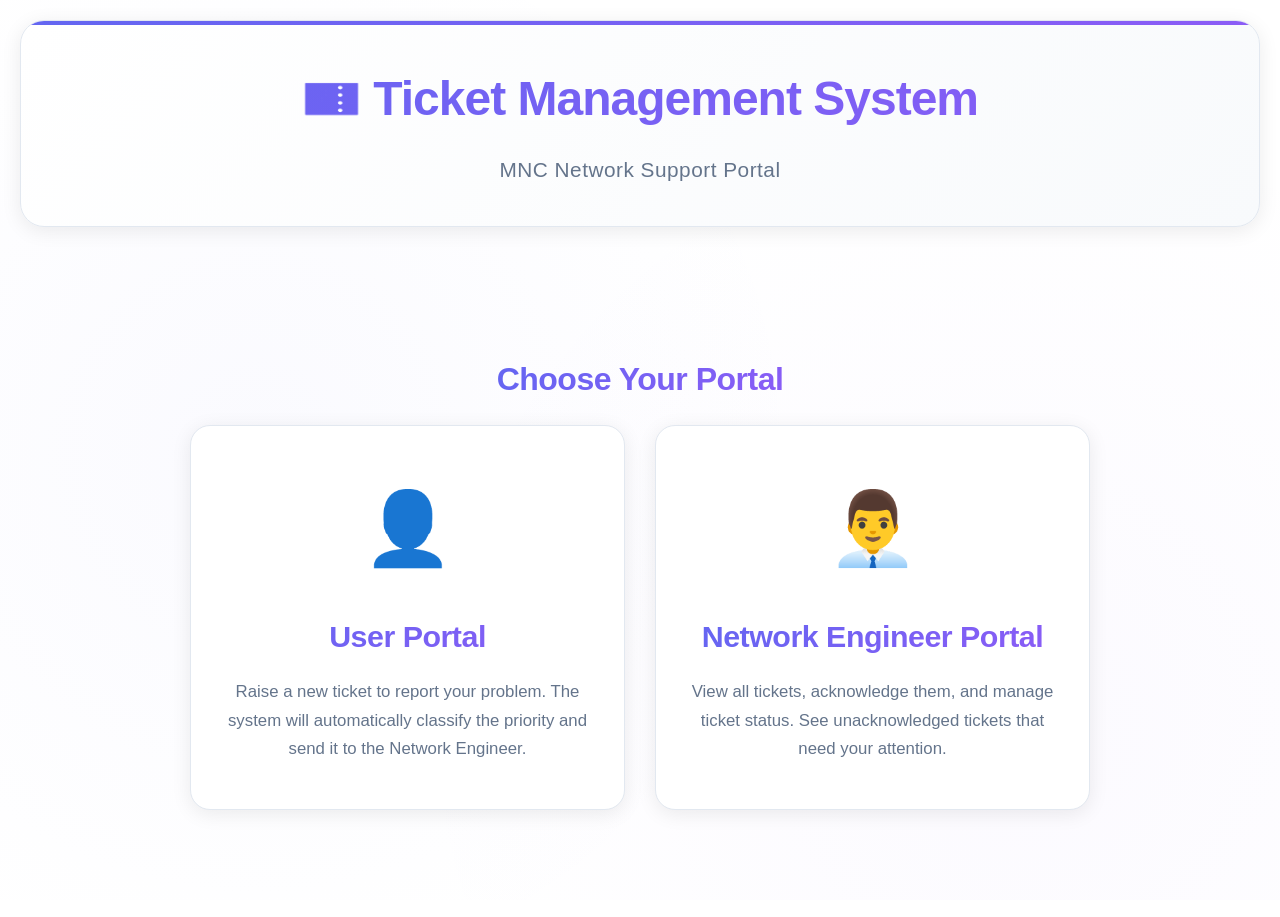
<file: index.html>
<!DOCTYPE html>
<html lang="en">
<head>
    <meta charset="UTF-8">
    <meta name="viewport" content="width=device-width, initial-scale=1.0">
    <title>Ticket Management System - Home</title>
    <link rel="stylesheet" href="styles.css">
    <style>
        .home-container {
            display: flex;
            flex-direction: column;
            align-items: center;
            justify-content: center;
            min-height: 70vh;
            text-align: center;
            padding: 40px 20px;
        }
        
        .home-container h2 {
            color: #1e293b;
            font-size: 2.5em;
            margin-bottom: 50px;
            font-weight: 700;
            letter-spacing: -0.5px;
            background: linear-gradient(135deg, #6366f1 0%, #8b5cf6 100%);
            -webkit-background-clip: text;
            -webkit-text-fill-color: transparent;
            background-clip: text;
        }
        
        .portal-cards {
            display: grid;
            grid-template-columns: repeat(auto-fit, minmax(320px, 1fr));
            gap: 30px;
            width: 100%;
            max-width: 900px;
        }
        
        .portal-card {
            background: white;
            padding: 45px 35px;
            border-radius: 20px;
            box-shadow: 0 4px 20px rgba(0, 0, 0, 0.08);
            transition: all 0.4s cubic-bezier(0.4, 0, 0.2, 1);
            text-decoration: none;
            color: inherit;
            position: relative;
            overflow: hidden;
            border: 1px solid #e2e8f0;
        }
        
        .portal-card::before {
            content: '';
            position: absolute;
            top: 0;
            left: 0;
            right: 0;
            height: 5px;
            background: linear-gradient(90deg, #6366f1, #8b5cf6);
            transform: scaleX(0);
            transition: transform 0.4s;
        }
        
        .portal-card:hover {
            transform: translateY(-10px) scale(1.02);
            box-shadow: 0 8px 30px rgba(0, 0, 0, 0.12);
            border-color: rgba(99, 102, 241, 0.3);
        }
        
        .portal-card:hover::before {
            transform: scaleX(1);
        }
        
        .portal-icon {
            font-size: 4.5em;
            margin-bottom: 25px;
            display: inline-block;
            transition: transform 0.4s;
        }
        
        .portal-card:hover .portal-icon {
            transform: scale(1.1) rotate(5deg);
        }
        
        .portal-card h2 {
            color: #1e293b;
            margin-bottom: 18px;
            font-size: 1.9em;
            font-weight: 700;
            letter-spacing: -0.5px;
        }
        
        .portal-card p {
            color: #64748b;
            line-height: 1.7;
            font-size: 1.05em;
        }
        
        @media (max-width: 768px) {
            .home-container h2 {
                font-size: 1.8em;
                margin-bottom: 30px;
            }
            
            .portal-cards {
                grid-template-columns: 1fr;
                gap: 20px;
            }
            
            .portal-card {
                padding: 35px 25px;
            }
        }
    </style>
</head>
<body>
    <div class="container">
        <header>
            <h1>🎫 Ticket Management System</h1>
            <p class="subtitle">MNC Network Support Portal</p>
        </header>

        <div class="home-container">
            <h2 style="color: white; font-size: 2em; margin-bottom: 20px;">Choose Your Portal</h2>
            
            <div class="portal-cards">
                <a href="user.html" class="portal-card">
                    <div class="portal-icon">👤</div>
                    <h2>User Portal</h2>
                    <p>Raise a new ticket to report your problem. The system will automatically classify the priority and send it to the Network Engineer.</p>
                </a>
                
                <a href="engineer.html" class="portal-card">
                    <div class="portal-icon">👨‍💼</div>
                    <h2>Network Engineer Portal</h2>
                    <p>View all tickets, acknowledge them, and manage ticket status. See unacknowledged tickets that need your attention.</p>
                </a>
            </div>
        </div>
    </div>
</body>
</html>
</file>
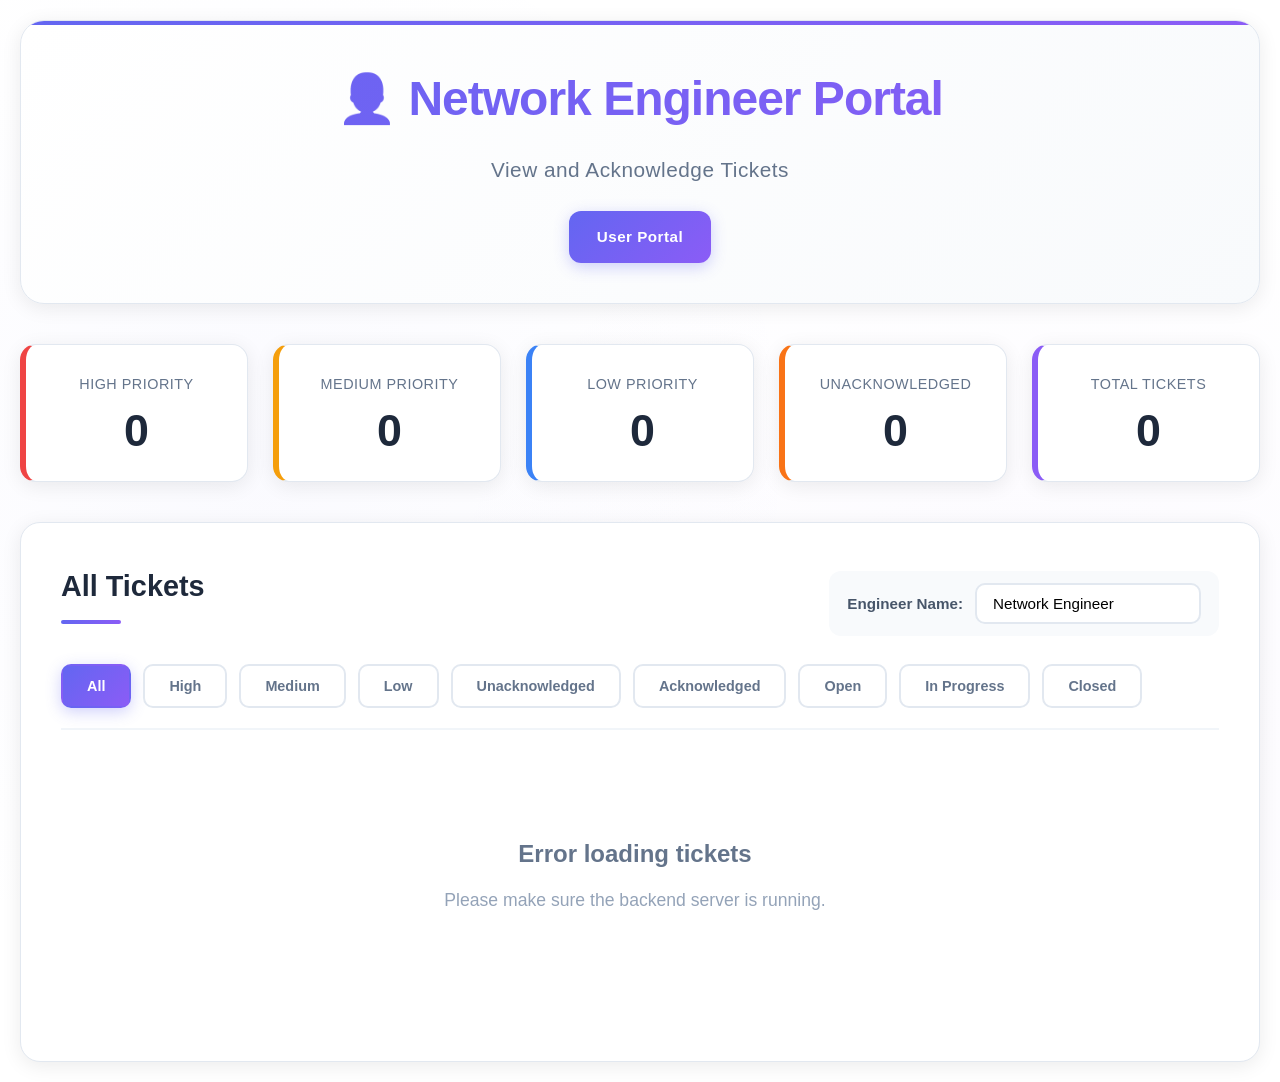
<file: engineer.html>
<!DOCTYPE html>
<html lang="en">
<head>
    <meta charset="UTF-8">
    <meta name="viewport" content="width=device-width, initial-scale=1.0">
    <title>Network Engineer Portal</title>
    <link rel="stylesheet" href="styles.css">
</head>
<body>
    <div class="container">
        <header>
            <h1>👨‍💼 Network Engineer Portal</h1>
            <p class="subtitle">View and Acknowledge Tickets</p>
            <div class="nav-buttons">
                <a href="user.html" class="nav-btn">User Portal</a>
            </div>
        </header>

        <div class="stats-bar">
            <div class="stat-card high">
                <span class="stat-label">High Priority</span>
                <span class="stat-value" id="stat-high">0</span>
            </div>
            <div class="stat-card medium">
                <span class="stat-label">Medium Priority</span>
                <span class="stat-value" id="stat-medium">0</span>
            </div>
            <div class="stat-card low">
                <span class="stat-label">Low Priority</span>
                <span class="stat-value" id="stat-low">0</span>
            </div>
            <div class="stat-card unacknowledged">
                <span class="stat-label">Unacknowledged</span>
                <span class="stat-value" id="stat-unack">0</span>
            </div>
            <div class="stat-card total">
                <span class="stat-label">Total Tickets</span>
                <span class="stat-value" id="stat-total">0</span>
            </div>
        </div>

        <div class="main-content">
            <div class="tickets-section full-width">
                <div class="filter-bar">
                    <h2>All Tickets</h2>
                    <div class="engineer-info">
                        <label for="engineerName">Engineer Name:</label>
                        <input type="text" id="engineerName" value="Network Engineer" placeholder="Enter your name">
                    </div>
                    <div class="filters">
                        <button class="filter-btn active" data-priority="all" data-ack="all">All</button>
                        <button class="filter-btn" data-priority="High" data-ack="all">High</button>
                        <button class="filter-btn" data-priority="Medium" data-ack="all">Medium</button>
                        <button class="filter-btn" data-priority="Low" data-ack="all">Low</button>
                        <button class="filter-btn" data-priority="all" data-ack="unacknowledged">Unacknowledged</button>
                        <button class="filter-btn" data-priority="all" data-ack="acknowledged">Acknowledged</button>
                        <button class="filter-btn" data-status="Open">Open</button>
                        <button class="filter-btn" data-status="In Progress">In Progress</button>
                        <button class="filter-btn" data-status="Closed">Closed</button>
                    </div>
                </div>
                
                <div id="ticketsList" class="tickets-list">
                    <!-- Tickets will be loaded here -->
                </div>
                
                <div class="technical-criteria" id="technicalCriteria">
                    <button class="criteria-toggle-btn" onclick="toggleCriteria()">
                        <span>🔧 View Technical Classification Criteria</span>
                        <span class="toggle-icon">▼</span>
                    </button>
                    <div class="criteria-content">
                    <div class="criteria-section">
                        <div class="criteria-item high-criteria">
                            <h4>HIGH PRIORITY - Urgent Problems</h4>
                            <p class="criteria-desc">System detects critical issues that prevent functionality:</p>
                            <div class="criteria-details">
                                <strong>System Status Issues:</strong>
                                <span class="criteria-tags">not working, not accessible, cannot access, unable to, down, offline, unavailable, broken, crash, error, failed, stopped, outage, disconnected, no connection</span>
                            </div>
                            <div class="criteria-details">
                                <strong>Service Downtime:</strong>
                                <span class="criteria-tags">server down, network down, system down, service down, website down, application down, database down, production down</span>
                            </div>
                            <div class="criteria-details">
                                <strong>Critical Language:</strong>
                                <span class="criteria-tags">urgent, critical, emergency, immediate, asap, blocking, severe, major, serious</span>
                            </div>
                            <div class="criteria-details">
                                <strong>Security Issues:</strong>
                                <span class="criteria-tags">security breach, hacked, compromised, data loss, data breach, unauthorized access, malware, virus, attack</span>
                            </div>
                            <div class="criteria-details">
                                <strong>Working Issue Patterns:</strong>
                                <span class="criteria-tags">cannot, unable, not able, doesn't work, won't work, not responding, not loading, not opening, not starting</span>
                            </div>
                        </div>
                        
                        <div class="criteria-item medium-criteria">
                            <h4>MEDIUM PRIORITY - Performance Issues</h4>
                            <p class="criteria-desc">System detects performance degradation or speed issues:</p>
                            <div class="criteria-details">
                                <strong>Speed/Performance Indicators:</strong>
                                <span class="criteria-tags">slow, slower, slowing, lag, lagging, delayed, delay, degraded, degradation, poor performance, performance issue</span>
                            </div>
                            <div class="criteria-details">
                                <strong>Time-related Issues:</strong>
                                <span class="criteria-tags">taking time, timeout, time out, hanging, freezing, intermittent, sometimes, occasionally, unstable</span>
                            </div>
                            <div class="criteria-details">
                                <strong>Optimization Requests:</strong>
                                <span class="criteria-tags">optimization, optimize, improve performance, speed up, bottleneck, congestion</span>
                            </div>
                        </div>
                        
                        <div class="criteria-item low-criteria">
                            <h4>LOW PRIORITY - Information Requests</h4>
                            <p class="criteria-desc">System detects questions, inquiries, or non-urgent requests:</p>
                            <div class="criteria-details">
                                <strong>Question Indicators:</strong>
                                <span class="criteria-tags">question, questions, ask, asking, inquiry, inquiries, information, info, want to know, wondering, curious</span>
                            </div>
                            <div class="criteria-details">
                                <strong>Question Patterns:</strong>
                                <span class="criteria-tags">how to, how do, what is, what are, explain, explanation, clarification, clarify, understand, understanding</span>
                            </div>
                            <div class="criteria-details">
                                <strong>General Requests:</strong>
                                <span class="criteria-tags">general, general question, just asking, for information, feature request, suggestion, idea, enhancement</span>
                            </div>
                            <div class="criteria-details">
                                <strong>Non-Urgent Language:</strong>
                                <span class="criteria-tags">non-urgent, when possible, whenever, nice to have, cosmetic, minor, small, low priority</span>
                            </div>
                            <div class="criteria-details">
                                <strong>Question Word Detection:</strong>
                                <span class="criteria-tags">If 2+ question words (?, why, what, how, when, where, which, who) detected → Low Priority</span>
                            </div>
                        </div>
                    </div>
                    <div class="criteria-note">
                        <strong>Classification Algorithm:</strong> The system analyzes the entire problem description (title + description) using pattern matching and context analysis. Priority is assigned based on problem nature, not just keywords. If no clear indicators match, the ticket defaults to <strong>Medium Priority</strong>.
                    </div>
                    </div>
                </div>
            </div>
        </div>
    </div>

    <script src="engineer-script.js"></script>
</body>
</html>
</file>
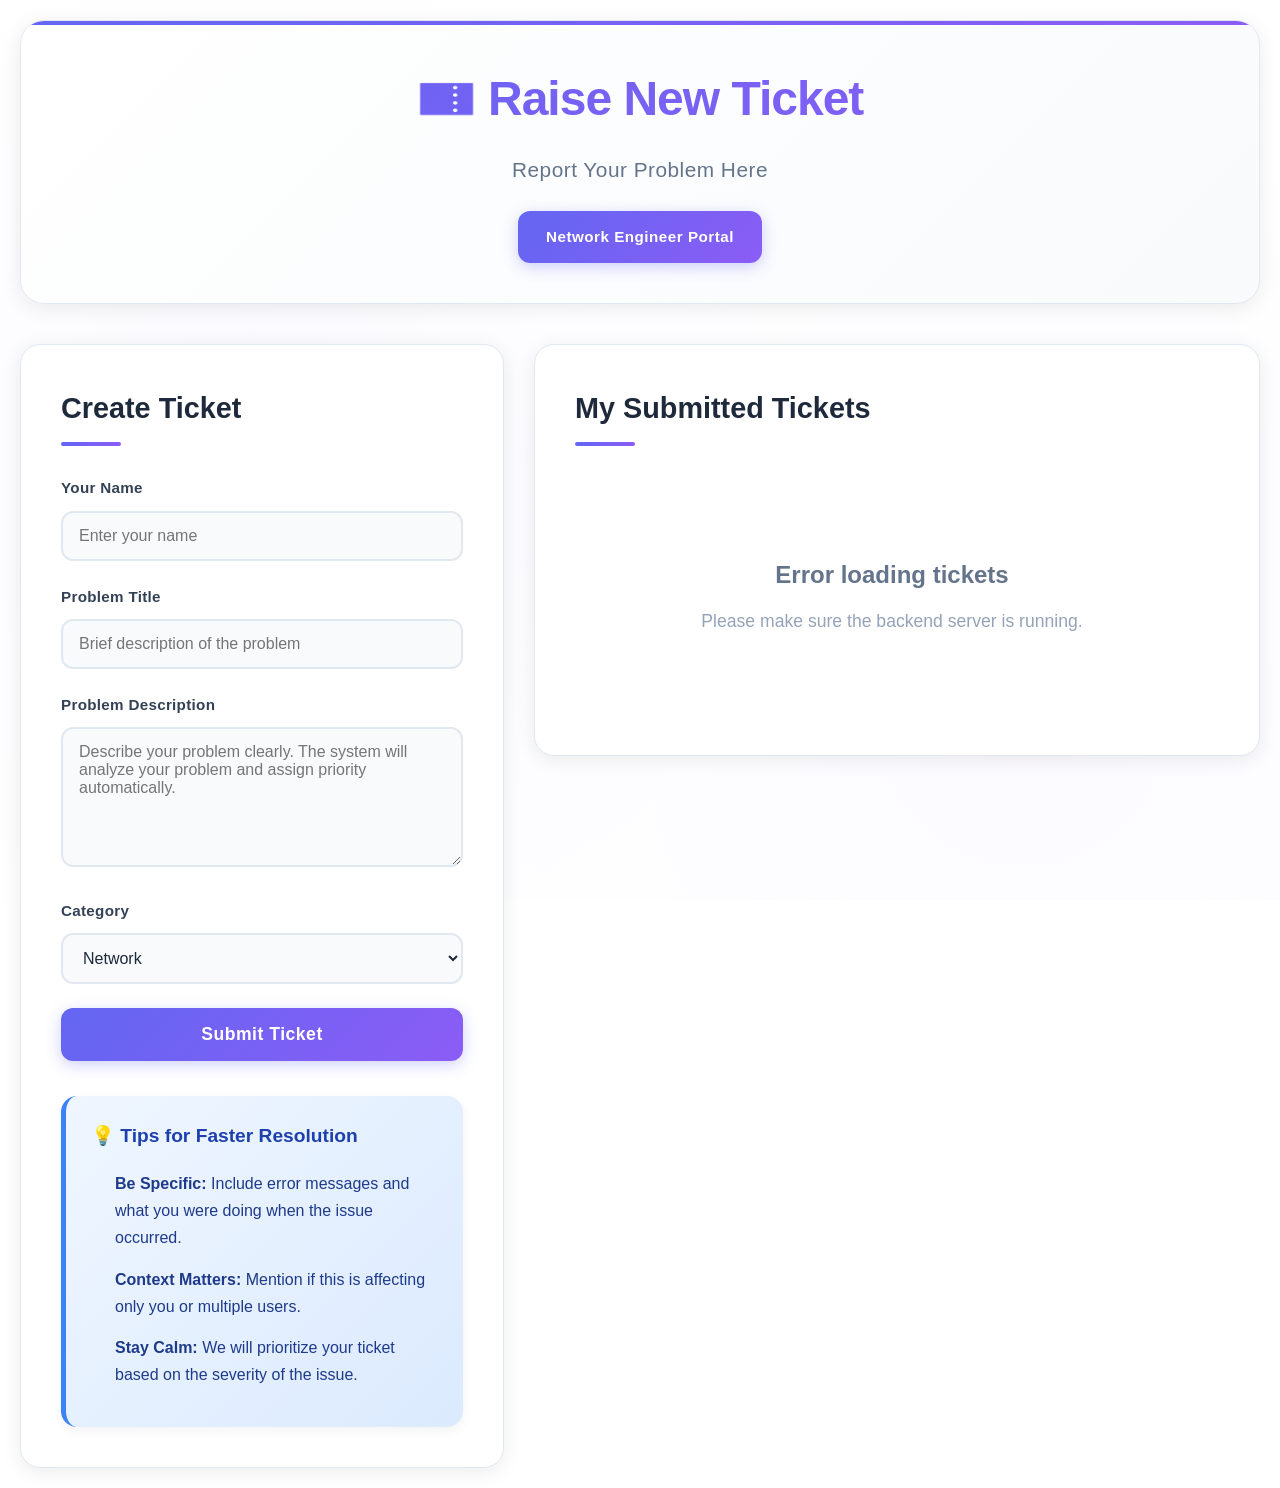
<file: user.html>
<!DOCTYPE html>
<html lang="en">

<head>
    <meta charset="UTF-8">
    <meta name="viewport" content="width=device-width, initial-scale=1.0">
    <title>Raise Ticket - User Portal</title>
    <link rel="stylesheet" href="styles.css">
</head>

<body>
    <div class="container">
        <header>
            <h1>🎫 Raise New Ticket</h1>
            <p class="subtitle">Report Your Problem Here</p>
            <div class="nav-buttons">
                <a href="engineer.html" class="nav-btn">Network Engineer Portal</a>
            </div>
        </header>

        <div class="main-content">
            <div class="ticket-form-section">
                <h2>Create Ticket</h2>
                <form id="ticketForm" class="ticket-form">
                    <div class="form-group">
                        <label for="userName">Your Name</label>
                        <input type="text" id="userName" name="userName" required placeholder="Enter your name">
                    </div>

                    <div class="form-group">
                        <label for="ticketTitle">Problem Title</label>
                        <input type="text" id="ticketTitle" name="ticketTitle" required
                            placeholder="Brief description of the problem">
                    </div>

                    <div class="form-group">
                        <label for="ticketDescription">Problem Description</label>
                        <textarea id="ticketDescription" name="ticketDescription" rows="6" required
                            placeholder="Describe your problem clearly. The system will analyze your problem and assign priority automatically."></textarea>
                    </div>

                    <div class="form-group">
                        <label for="ticketCategory">Category</label>
                        <select id="ticketCategory" name="ticketCategory">
                            <option value="Network">Network</option>
                            <option value="Server">Server</option>
                            <option value="Security">Security</option>
                            <option value="Application">Application</option>
                            <option value="Other">Other</option>
                        </select>
                    </div>

                    <button type="submit" class="btn-submit">Submit Ticket</button>
                </form>

                <div id="successMessage" class="success-message" style="display: none;">
                    <h3>✅ Ticket Created Successfully!</h3>
                    <p id="ticketInfo"></p>
                    <p class="info-text">Your ticket has been sent to the Network Engineer. They will acknowledge it
                        soon.</p>
                </div>

                <div class="tips-section">
                    <h3>💡 Tips for Faster Resolution</h3>
                    <ul>
                        <li><strong>Be Specific:</strong> Include error messages and what you were doing when the issue
                            occurred.</li>
                        <li><strong>Context Matters:</strong> Mention if this is affecting only you or multiple users.
                        </li>
                        <li><strong>Stay Calm:</strong> We will prioritize your ticket based on the severity of the
                            issue.</li>
                    </ul>
                </div>




            </div>

            <div class="my-tickets-section">
                <h2>My Submitted Tickets</h2>
                <div id="myTicketsList" class="tickets-list">
                    <!-- User's tickets will be loaded here -->
                </div>
            </div>
        </div>
    </div>

    <script src="user-script.js"></script>
</body>

</html>
</file>
<file: styles.css>
* {
    margin: 0;
    padding: 0;
    box-sizing: border-box;
}

:root {
    --primary-color: #6366f1;
    --primary-dark: #4f46e5;
    --primary-light: #818cf8;
    --secondary-color: #8b5cf6;
    --success-color: #10b981;
    --warning-color: #f59e0b;
    --danger-color: #ef4444;
    --info-color: #3b82f6;
    --bg-color: #ffffff;
    --bg-light: #f8fafc;
    --bg-pattern: #f1f5f9;
    --card-shadow: 0 4px 20px rgba(0, 0, 0, 0.08);
    --card-shadow-hover: 0 8px 30px rgba(0, 0, 0, 0.12);
    --border-color: #e2e8f0;
}

body {
    font-family: 'Inter', 'Segoe UI', -apple-system, BlinkMacSystemFont, 'Roboto', sans-serif;
    background: var(--bg-color);
    background-image: 
        radial-gradient(circle at 20% 50%, rgba(99, 102, 241, 0.03) 0%, transparent 50%),
        radial-gradient(circle at 80% 80%, rgba(139, 92, 246, 0.03) 0%, transparent 50%);
    background-attachment: fixed;
    min-height: 100vh;
    padding: 20px;
    line-height: 1.6;
}

.container {
    max-width: 1400px;
    margin: 0 auto;
    animation: fadeIn 0.6s ease-in;
}

@keyframes fadeIn {
    from {
        opacity: 0;
        transform: translateY(20px);
    }
    to {
        opacity: 1;
        transform: translateY(0);
    }
}

header {
    text-align: center;
    color: #1e293b;
    margin-bottom: 40px;
    padding: 40px 30px;
    background: linear-gradient(135deg, #ffffff 0%, #f8fafc 100%);
    border-radius: 24px;
    box-shadow: var(--card-shadow);
    border: 1px solid var(--border-color);
    position: relative;
    overflow: hidden;
}

header::before {
    content: '';
    position: absolute;
    top: 0;
    left: 0;
    right: 0;
    height: 4px;
    background: linear-gradient(90deg, var(--primary-color), var(--secondary-color));
}

header h1 {
    font-size: 3em;
    margin-bottom: 15px;
    font-weight: 700;
    letter-spacing: -1px;
    background: linear-gradient(135deg, var(--primary-color) 0%, var(--secondary-color) 100%);
    -webkit-background-clip: text;
    -webkit-text-fill-color: transparent;
    background-clip: text;
}

.subtitle {
    font-size: 1.3em;
    color: #64748b;
    font-weight: 400;
    letter-spacing: 0.5px;
}

.nav-buttons {
    margin-top: 25px;
}

.nav-btn {
    display: inline-block;
    padding: 14px 28px;
    background: linear-gradient(135deg, var(--primary-color) 0%, var(--secondary-color) 100%);
    color: white;
    text-decoration: none;
    border-radius: 12px;
    border: none;
    transition: all 0.3s cubic-bezier(0.4, 0, 0.2, 1);
    font-weight: 600;
    font-size: 0.95em;
    letter-spacing: 0.5px;
    box-shadow: 0 4px 15px rgba(99, 102, 241, 0.3);
}

.nav-btn:hover {
    transform: translateY(-3px);
    box-shadow: 0 8px 25px rgba(99, 102, 241, 0.4);
}

.stats-bar {
    display: grid;
    grid-template-columns: repeat(auto-fit, minmax(220px, 1fr));
    gap: 25px;
    margin-bottom: 40px;
}

.stat-card {
    background: white;
    padding: 28px;
    border-radius: 16px;
    box-shadow: var(--card-shadow);
    text-align: center;
    border: 1px solid var(--border-color);
    border-left: 6px solid;
    transition: all 0.3s cubic-bezier(0.4, 0, 0.2, 1);
    position: relative;
    overflow: hidden;
}

.stat-card::before {
    content: '';
    position: absolute;
    top: 0;
    left: 0;
    right: 0;
    height: 4px;
    background: linear-gradient(90deg, transparent, currentColor, transparent);
    opacity: 0;
    transition: opacity 0.3s;
}

.stat-card:hover {
    transform: translateY(-8px);
    box-shadow: var(--card-shadow-hover);
}

.stat-card:hover::before {
    opacity: 1;
}

.stat-card.high {
    border-left-color: #ef4444;
    color: #ef4444;
}

.stat-card.medium {
    border-left-color: #f59e0b;
    color: #f59e0b;
}

.stat-card.low {
    border-left-color: #3b82f6;
    color: #3b82f6;
}

.stat-card.total {
    border-left-color: #8b5cf6;
    color: #8b5cf6;
}

.stat-card.unacknowledged {
    border-left-color: #f97316;
    color: #f97316;
}

.stat-label {
    display: block;
    font-size: 0.9em;
    color: #64748b;
    margin-bottom: 12px;
    font-weight: 500;
    text-transform: uppercase;
    letter-spacing: 0.5px;
}

.stat-value {
    display: block;
    font-size: 2.8em;
    font-weight: 700;
    color: #1e293b;
    line-height: 1;
}

.main-content {
    display: grid;
    grid-template-columns: 1fr 1.5fr;
    gap: 30px;
}

.main-content.full-width {
    grid-template-columns: 1fr;
}

.tickets-section.full-width {
    grid-column: 1 / -1;
}

.ticket-form-section,
.tickets-section,
.my-tickets-section {
    background: white;
    padding: 40px;
    border-radius: 20px;
    box-shadow: var(--card-shadow);
    border: 1px solid var(--border-color);
    height: fit-content;
    transition: all 0.3s;
}

.ticket-form-section:hover,
.tickets-section:hover,
.my-tickets-section:hover {
    box-shadow: var(--card-shadow-hover);
}

.ticket-form-section h2,
.tickets-section h2,
.my-tickets-section h2 {
    margin-bottom: 30px;
    color: #1e293b;
    font-size: 1.8em;
    font-weight: 700;
    position: relative;
    padding-bottom: 15px;
}

.ticket-form-section h2::after,
.tickets-section h2::after,
.my-tickets-section h2::after {
    content: '';
    position: absolute;
    bottom: 0;
    left: 0;
    width: 60px;
    height: 4px;
    background: linear-gradient(90deg, var(--primary-color), var(--secondary-color));
    border-radius: 2px;
}

.form-group {
    margin-bottom: 24px;
}

.form-group label {
    display: block;
    margin-bottom: 10px;
    color: #334155;
    font-weight: 600;
    font-size: 0.95em;
    letter-spacing: 0.3px;
}

.form-group input,
.form-group textarea,
.form-group select {
    width: 100%;
    padding: 14px 16px;
    border: 2px solid #e2e8f0;
    border-radius: 12px;
    font-size: 1em;
    font-family: inherit;
    transition: all 0.3s;
    background: #f8fafc;
    color: #1e293b;
}

.form-group input:focus,
.form-group textarea:focus,
.form-group select:focus {
    outline: none;
    border-color: var(--primary-color);
    background: white;
    box-shadow: 0 0 0 4px rgba(99, 102, 241, 0.1);
    transform: translateY(-2px);
}

.form-group textarea {
    resize: vertical;
    min-height: 120px;
}

.btn-submit {
    width: 100%;
    padding: 16px;
    background: linear-gradient(135deg, var(--primary-color) 0%, var(--secondary-color) 100%);
    color: white;
    border: none;
    border-radius: 12px;
    font-size: 1.1em;
    font-weight: 600;
    cursor: pointer;
    transition: all 0.3s cubic-bezier(0.4, 0, 0.2, 1);
    letter-spacing: 0.5px;
    box-shadow: 0 4px 15px rgba(99, 102, 241, 0.3);
    position: relative;
    overflow: hidden;
}

.btn-submit::before {
    content: '';
    position: absolute;
    top: 50%;
    left: 50%;
    width: 0;
    height: 0;
    border-radius: 50%;
    background: rgba(255, 255, 255, 0.3);
    transform: translate(-50%, -50%);
    transition: width 0.6s, height 0.6s;
}

.btn-submit:hover::before {
    width: 300px;
    height: 300px;
}

.btn-submit:hover {
    transform: translateY(-3px);
    box-shadow: 0 8px 25px rgba(99, 102, 241, 0.4);
}

.btn-submit:active {
    transform: translateY(-1px);
}

.priority-hint {
    margin-top: 35px;
    padding: 25px;
    background: linear-gradient(135deg, #f8fafc 0%, #f1f5f9 100%);
    border-radius: 16px;
    border-left: 5px solid var(--primary-color);
    box-shadow: 0 4px 12px rgba(0, 0, 0, 0.05);
}

.priority-hint h3 {
    margin-bottom: 18px;
    color: #1e293b;
    font-size: 1.2em;
    font-weight: 700;
}

.priority-hint p {
    margin-bottom: 15px;
    color: #64748b;
    line-height: 1.7;
}

.priority-hint ul {
    list-style: none;
    padding-left: 0;
}

.priority-hint li {
    margin-bottom: 14px;
    padding-left: 24px;
    position: relative;
    color: #475569;
    line-height: 1.7;
}

.priority-hint li:before {
    content: "▸";
    position: absolute;
    left: 0;
    color: var(--primary-color);
    font-weight: bold;
    font-size: 1.2em;
}

.filter-bar {
    margin-bottom: 25px;
    padding-bottom: 20px;
    border-bottom: 2px solid #f1f5f9;
}

.filter-bar h2 {
    margin-bottom: 20px;
    color: #1e293b;
    font-size: 1.8em;
    font-weight: 700;
}

.filters {
    display: flex;
    flex-wrap: wrap;
    gap: 12px;
}

.filter-btn {
    padding: 12px 24px;
    border: 2px solid #e2e8f0;
    background: white;
    border-radius: 10px;
    cursor: pointer;
    transition: all 0.3s cubic-bezier(0.4, 0, 0.2, 1);
    font-size: 0.9em;
    font-weight: 600;
    color: #64748b;
}

.filter-btn:hover {
    border-color: var(--primary-color);
    color: var(--primary-color);
    transform: translateY(-2px);
    box-shadow: 0 4px 12px rgba(99, 102, 241, 0.15);
}

.filter-btn.active {
    background: linear-gradient(135deg, var(--primary-color) 0%, var(--secondary-color) 100%);
    color: white;
    border-color: transparent;
    box-shadow: 0 4px 15px rgba(99, 102, 241, 0.3);
}

.tickets-list {
    display: flex;
    flex-direction: column;
    gap: 20px;
    max-height: 700px;
    overflow-y: auto;
    padding-right: 10px;
}

.tickets-list::-webkit-scrollbar {
    width: 8px;
}

.tickets-list::-webkit-scrollbar-track {
    background: #f1f5f9;
    border-radius: 10px;
}

.tickets-list::-webkit-scrollbar-thumb {
    background: var(--primary-color);
    border-radius: 10px;
}

.tickets-list::-webkit-scrollbar-thumb:hover {
    background: var(--primary-dark);
}

.ticket-card {
    border: 1px solid var(--border-color);
    border-radius: 16px;
    padding: 28px;
    transition: all 0.3s cubic-bezier(0.4, 0, 0.2, 1);
    position: relative;
    background: white;
    overflow: hidden;
    box-shadow: var(--card-shadow);
}

.ticket-card::before {
    content: '';
    position: absolute;
    top: 0;
    left: 0;
    width: 6px;
    height: 100%;
    transition: width 0.3s;
}

.ticket-card:hover {
    box-shadow: var(--card-shadow-hover);
    transform: translateY(-4px);
    border-color: transparent;
}

.ticket-card:hover::before {
    width: 100%;
    opacity: 0.05;
}

.ticket-card.high {
    border-left: 6px solid #ef4444;
}

.ticket-card.high::before {
    background: #ef4444;
}

.ticket-card.medium {
    border-left: 6px solid #f59e0b;
}

.ticket-card.medium::before {
    background: #f59e0b;
}

.ticket-card.low {
    border-left: 6px solid #3b82f6;
}

.ticket-card.low::before {
    background: #3b82f6;
}

.ticket-header {
    display: flex;
    justify-content: space-between;
    align-items: start;
    margin-bottom: 18px;
    gap: 15px;
}

.ticket-id {
    font-size: 0.85em;
    color: #94a3b8;
    font-weight: 500;
    background: #f1f5f9;
    padding: 4px 12px;
    border-radius: 8px;
    display: inline-block;
}

.priority-badge {
    padding: 8px 18px;
    border-radius: 25px;
    font-size: 0.8em;
    font-weight: 700;
    text-transform: uppercase;
    letter-spacing: 0.5px;
    box-shadow: 0 2px 8px rgba(0, 0, 0, 0.1);
}

.priority-badge.high {
    background: linear-gradient(135deg, #fee2e2 0%, #fecaca 100%);
    color: #dc2626;
}

.priority-badge.medium {
    background: linear-gradient(135deg, #fef3c7 0%, #fde68a 100%);
    color: #d97706;
}

.priority-badge.low {
    background: linear-gradient(135deg, #dbeafe 0%, #bfdbfe 100%);
    color: #2563eb;
}

.ticket-title {
    font-size: 1.3em;
    font-weight: 700;
    color: #1e293b;
    margin-bottom: 12px;
    line-height: 1.4;
}

.ticket-description {
    color: #64748b;
    margin-bottom: 20px;
    line-height: 1.7;
    font-size: 0.95em;
}

.ticket-meta {
    display: flex;
    flex-wrap: wrap;
    gap: 18px;
    font-size: 0.9em;
    color: #64748b;
    padding: 18px;
    background: #f8fafc;
    border-radius: 12px;
}

.ticket-meta span {
    display: flex;
    align-items: center;
    gap: 6px;
    font-weight: 500;
}

.ticket-meta strong {
    color: #475569;
}

.status-badge {
    padding: 6px 14px;
    border-radius: 20px;
    font-size: 0.8em;
    font-weight: 700;
    text-transform: uppercase;
    letter-spacing: 0.5px;
}

.status-badge.open {
    background: linear-gradient(135deg, #d1fae5 0%, #a7f3d0 100%);
    color: #065f46;
}

.status-badge.in-progress {
    background: linear-gradient(135deg, #fef3c7 0%, #fde68a 100%);
    color: #92400e;
}

.status-badge.closed {
    background: linear-gradient(135deg, #fee2e2 0%, #fecaca 100%);
    color: #991b1b;
}

.ticket-actions {
    margin-top: 20px;
    display: flex;
    gap: 12px;
    flex-wrap: wrap;
}

.btn-action {
    padding: 10px 20px;
    border: none;
    border-radius: 10px;
    cursor: pointer;
    font-size: 0.9em;
    font-weight: 600;
    transition: all 0.3s cubic-bezier(0.4, 0, 0.2, 1);
    letter-spacing: 0.3px;
    box-shadow: 0 2px 8px rgba(0, 0, 0, 0.1);
}

.btn-action:hover {
    transform: translateY(-2px);
    box-shadow: 0 4px 15px rgba(0, 0, 0, 0.2);
}

.btn-action:active {
    transform: translateY(0);
}

.btn-close {
    background: linear-gradient(135deg, #10b981 0%, #059669 100%);
    color: white;
}

.btn-close:hover {
    background: linear-gradient(135deg, #059669 0%, #047857 100%);
}

.btn-delete {
    background: linear-gradient(135deg, #ef4444 0%, #dc2626 100%);
    color: white;
}

.btn-delete:hover {
    background: linear-gradient(135deg, #dc2626 0%, #b91c1c 100%);
}

.btn-acknowledge {
    background: linear-gradient(135deg, #3b82f6 0%, #2563eb 100%);
    color: white;
}

.btn-acknowledge:hover {
    background: linear-gradient(135deg, #2563eb 0%, #1d4ed8 100%);
}

.ack-badge {
    padding: 6px 14px;
    border-radius: 20px;
    font-size: 0.8em;
    font-weight: 700;
    margin-left: 10px;
    text-transform: uppercase;
    letter-spacing: 0.5px;
    box-shadow: 0 2px 8px rgba(0, 0, 0, 0.1);
}

.ack-badge.unacknowledged {
    background: linear-gradient(135deg, #fef3c7 0%, #fde68a 100%);
    color: #92400e;
    animation: pulse 2s infinite;
}

@keyframes pulse {
    0%, 100% {
        opacity: 1;
    }
    50% {
        opacity: 0.7;
    }
}

.ack-badge.acknowledged {
    background: linear-gradient(135deg, #d1fae5 0%, #a7f3d0 100%);
    color: #065f46;
}

.acknowledged-text {
    color: #10b981;
    font-weight: 700;
    padding: 10px 20px;
    background: linear-gradient(135deg, #d1fae5 0%, #a7f3d0 100%);
    border-radius: 10px;
    font-size: 0.9em;
}

.success-message {
    margin-top: 25px;
    padding: 25px;
    background: linear-gradient(135deg, #d1fae5 0%, #a7f3d0 100%);
    border: 2px solid #10b981;
    border-radius: 16px;
    color: #065f46;
    box-shadow: 0 4px 15px rgba(16, 185, 129, 0.2);
    animation: slideIn 0.5s ease-out;
}

@keyframes slideIn {
    from {
        opacity: 0;
        transform: translateY(-10px);
    }
    to {
        opacity: 1;
        transform: translateY(0);
    }
}

.success-message h3 {
    margin-bottom: 12px;
    color: #065f46;
    font-size: 1.3em;
    font-weight: 700;
}

.info-text {
    margin-top: 12px;
    font-size: 0.95em;
    opacity: 0.9;
    line-height: 1.6;
}

.filter-bar {
    display: flex;
    justify-content: space-between;
    align-items: center;
    flex-wrap: wrap;
    gap: 20px;
}

.engineer-info {
    display: flex;
    align-items: center;
    gap: 12px;
    background: #f8fafc;
    padding: 12px 18px;
    border-radius: 12px;
}

.engineer-info label {
    font-weight: 600;
    color: #475569;
    font-size: 0.95em;
}

.engineer-info input {
    padding: 10px 16px;
    border: 2px solid #e2e8f0;
    border-radius: 10px;
    font-size: 0.95em;
    background: white;
    transition: all 0.3s;
    min-width: 200px;
}

.engineer-info input:focus {
    outline: none;
    border-color: var(--primary-color);
    box-shadow: 0 0 0 4px rgba(99, 102, 241, 0.1);
}

.empty-state {
    text-align: center;
    padding: 80px 20px;
    color: #94a3b8;
}

.empty-state h3 {
    margin-bottom: 12px;
    color: #64748b;
    font-size: 1.5em;
    font-weight: 600;
}

.empty-state p {
    color: #94a3b8;
    font-size: 1.1em;
}

.technical-criteria {
    margin-top: 25px;
    padding: 0;
    background: white;
    border-radius: 16px;
    border: 1px solid var(--border-color);
    box-shadow: var(--card-shadow);
    overflow: hidden;
    max-height: 0;
    opacity: 0;
    transition: all 0.4s cubic-bezier(0.4, 0, 0.2, 1);
}

.technical-criteria.expanded {
    max-height: 3000px;
    opacity: 1;
    padding: 30px;
    margin-top: 25px;
}

.criteria-toggle-btn {
    width: 100%;
    padding: 16px 24px;
    background: linear-gradient(135deg, #f8fafc 0%, #f1f5f9 100%);
    border: none;
    border-bottom: 1px solid var(--border-color);
    cursor: pointer;
    display: flex;
    justify-content: space-between;
    align-items: center;
    font-size: 1em;
    font-weight: 600;
    color: #1e293b;
    transition: all 0.3s;
    border-radius: 16px 16px 0 0;
}

.criteria-toggle-btn:hover {
    background: linear-gradient(135deg, #f1f5f9 0%, #e2e8f0 100%);
}

.criteria-toggle-btn .toggle-icon {
    transition: transform 0.3s;
    font-size: 1.2em;
    color: var(--primary-color);
}

.criteria-toggle-btn.expanded .toggle-icon {
    transform: rotate(180deg);
}

.criteria-content {
    padding: 0;
    max-height: 0;
    overflow: hidden;
    transition: all 0.4s cubic-bezier(0.4, 0, 0.2, 1);
}

.technical-criteria.expanded .criteria-content {
    padding: 25px 0 0 0;
    max-height: 3000px;
}

.technical-criteria h3 {
    margin-bottom: 25px;
    color: #1e293b;
    font-size: 1.4em;
    font-weight: 700;
    display: flex;
    align-items: center;
    gap: 10px;
}

.criteria-section {
    display: flex;
    flex-direction: column;
    gap: 20px;
}

.criteria-item {
    padding: 20px;
    border-radius: 12px;
    border-left: 5px solid;
    background: white;
    box-shadow: 0 2px 8px rgba(0, 0, 0, 0.05);
}

.criteria-item.high-criteria {
    border-left-color: #ef4444;
    background: linear-gradient(135deg, #fff5f5 0%, #ffffff 100%);
}

.criteria-item.medium-criteria {
    border-left-color: #f59e0b;
    background: linear-gradient(135deg, #fffbeb 0%, #ffffff 100%);
}

.criteria-item.low-criteria {
    border-left-color: #3b82f6;
    background: linear-gradient(135deg, #eff6ff 0%, #ffffff 100%);
}

.criteria-item h4 {
    margin-bottom: 12px;
    color: #1e293b;
    font-size: 1.1em;
    font-weight: 700;
}

.criteria-desc {
    margin-bottom: 15px;
    color: #64748b;
    font-size: 0.95em;
    line-height: 1.6;
}

.criteria-details {
    margin-bottom: 15px;
    padding: 12px;
    background: rgba(255, 255, 255, 0.7);
    border-radius: 8px;
}

.criteria-details strong {
    display: block;
    margin-bottom: 8px;
    color: #475569;
    font-size: 0.9em;
    font-weight: 600;
}

.criteria-tags {
    display: block;
    color: #64748b;
    font-size: 0.85em;
    line-height: 1.8;
    font-style: italic;
}

.criteria-note {
    margin-top: 20px;
    padding: 15px;
    background: #fef3c7;
    border-left: 4px solid #f59e0b;
    border-radius: 8px;
    color: #92400e;
    font-size: 0.9em;
    line-height: 1.6;
}

@media (max-width: 1024px) {
    .main-content {
        grid-template-columns: 1fr;
    }
    
    header h1 {
        font-size: 2.2em;
    }
}

@media (max-width: 768px) {
    body {
        padding: 15px;
    }
    
    header {
        padding: 20px 15px;
    }
    
    header h1 {
        font-size: 1.8em;
    }
    
    .subtitle {
        font-size: 1.1em;
    }
    
    .stats-bar {
        grid-template-columns: repeat(2, 1fr);
        gap: 15px;
    }
    
    .stat-card {
        padding: 20px;
    }
    
    .stat-value {
        font-size: 2.2em;
    }
    
    .ticket-form-section,
    .tickets-section,
    .my-tickets-section {
        padding: 25px;
    }
    
    .ticket-card {
        padding: 20px;
    }
    
    .filter-bar {
        flex-direction: column;
        align-items: stretch;
    }
    
    .engineer-info {
        flex-direction: column;
        align-items: stretch;
    }
    
    .engineer-info input {
        width: 100%;
        min-width: auto;
    }
}

.tips-section {
    margin-top: 35px;
    padding: 25px;
    background: linear-gradient(135deg, #eff6ff 0%, #dbeafe 100%);
    border-radius: 16px;
    border-left: 5px solid #3b82f6;
    box-shadow: 0 4px 12px rgba(0, 0, 0, 0.05);
}

.tips-section h3 {
    margin-bottom: 18px;
    color: #1e40af;
    font-size: 1.2em;
    font-weight: 700;
}

.tips-section ul {
    list-style: none;
    padding-left: 0;
}

.tips-section li {
    margin-bottom: 14px;
    padding-left: 24px;
    position: relative;
    color: #1e3a8a;
    line-height: 1.7;
}

.tips-section li:before {
    content: '';
    position: absolute;
    left: 0;
    color: #3b82f6;
    font-weight: bold;
    font-size: 1.2em;
}
</file>
